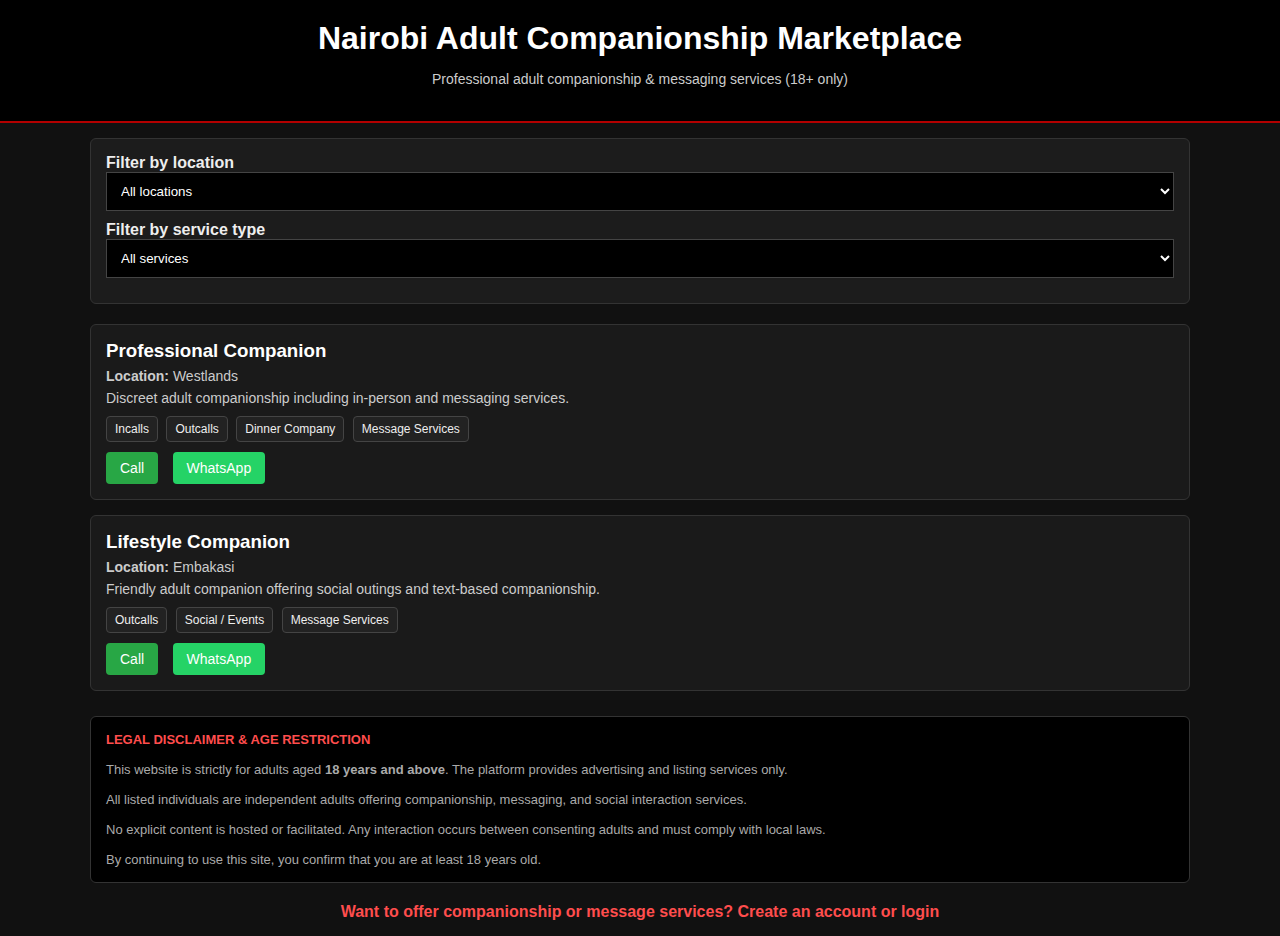
<file: index.html>
<!DOCTYPE html>
<html lang="en">
<head>
  <meta charset="UTF-8">
  <title>Nairobi Adult Companionship Marketplace</title>
  <meta name="viewport" content="width=device-width, initial-scale=1">

  <style>
    body {
      font-family: Arial, sans-serif;
      background: #111;
      color: #eee;
      margin: 0;
    }
    header {
      background: #000;
      padding: 20px;
      text-align: center;
      border-bottom: 2px solid #b30000;
    }
    header h1 {
      margin: 0;
      color: #fff;
    }
    header p {
      color: #ccc;
      font-size: 14px;
    }
    .container {
      max-width: 1100px;
      margin: auto;
      padding: 15px;
    }
    .filter-box {
      background: #1c1c1c;
      padding: 15px;
      border-radius: 6px;
      margin-bottom: 20px;
      border: 1px solid #333;
    }
    select {
      width: 100%;
      padding: 10px;
      background: #000;
      color: #fff;
      border: 1px solid #444;
      margin-bottom: 10px;
    }
    .provider {
      background: #1a1a1a;
      padding: 15px;
      border-radius: 6px;
      margin-bottom: 15px;
      border: 1px solid #333;
    }
    .provider h3 {
      margin: 0;
      color: #fff;
    }
    .provider p {
      font-size: 14px;
      color: #ccc;
      margin: 6px 0;
    }
    .tags span {
      display: inline-block;
      background: #222;
      border: 1px solid #444;
      padding: 5px 8px;
      margin: 4px 4px 0 0;
      font-size: 12px;
      border-radius: 4px;
    }
    .actions a {
      display: inline-block;
      margin-right: 10px;
      margin-top: 10px;
      padding: 8px 14px;
      text-decoration: none;
      color: #fff;
      border-radius: 4px;
      font-size: 14px;
    }
    .call { background: #28a745; }
    .whatsapp { background: #25D366; }
    .footer {
      background: #000;
      padding: 15px;
      border-radius: 6px;
      font-size: 13px;
      color: #aaa;
      margin-top: 25px;
      border: 1px solid #333;
    }
    .cta {
      display: block;
      text-align: center;
      margin-top: 20px;
      font-weight: bold;
      color: #ff4d4d;
      text-decoration: none;
    }
  </style>
</head>

<body>

<header>
  <h1>Nairobi Adult Companionship Marketplace</h1>
  <p>Professional adult companionship & messaging services (18+ only)</p>
</header>

<div class="container">

  <!-- FILTERS -->
  <div class="filter-box">
    <b>Filter by location</b>
    <select id="locationFilter" onchange="filterProviders()">
      <option value="">All locations</option>
      <option value="CBD">CBD</option>
      <option value="Westlands">Westlands</option>
      <option value="Embakasi">Embakasi</option>
      <option value="Kasarani">Kasarani</option>
      <option value="Other">Other</option>
    </select>

    <b>Filter by service type</b>
    <select id="serviceFilter" onchange="filterProviders()">
      <option value="">All services</option>
      <option value="incall">Incalls</option>
      <option value="outcall">Outcalls</option>
      <option value="dinner">Dinner Company</option>
      <option value="events">Social / Events</option>
      <option value="message">Message Services</option>
    </select>
  </div>

  <!-- PROVIDERS -->
  <div id="providers">

    <div class="provider" data-location="Westlands" data-services="incall outcall dinner message">
      <h3>Professional Companion</h3>
      <p><b>Location:</b> Westlands</p>
      <p>Discreet adult companionship including in-person and messaging services.</p>

      <div class="tags">
        <span>Incalls</span>
        <span>Outcalls</span>
        <span>Dinner Company</span>
        <span>Message Services</span>
      </div>

      <div class="actions">
        <a href="tel:+254705283274" class="call">Call</a>
        <a href="https://wa.me/254705283274" class="whatsapp">WhatsApp</a>
      </div>
    </div>

    <div class="provider" data-location="Embakasi" data-services="outcall events message">
      <h3>Lifestyle Companion</h3>
      <p><b>Location:</b> Embakasi</p>
      <p>Friendly adult companion offering social outings and text-based companionship.</p>

      <div class="tags">
        <span>Outcalls</span>
        <span>Social / Events</span>
        <span>Message Services</span>
      </div>

      <div class="actions">
        <a href="tel:+254705283274" class="call">Call</a>
        <a href="https://wa.me/254705283274" class="whatsapp">WhatsApp</a>
      </div>
    </div>

  </div>

  <!-- DISCLAIMER -->
  <div class="footer">
    <b style="color:#ff4d4d;">LEGAL DISCLAIMER & AGE RESTRICTION</b><br><br>

    This website is strictly for adults aged <b>18 years and above</b>.
    The platform provides advertising and listing services only.

    <br><br>
    All listed individuals are independent adults offering companionship,
    messaging, and social interaction services.

    <br><br>
    No explicit content is hosted or facilitated.
    Any interaction occurs between consenting adults and must comply with local laws.

    <br><br>
    By continuing to use this site, you confirm that you are at least 18 years old.
  </div>

  <!-- PROVIDER CTA -->
  <a class="cta" href="provider.html">
    Want to offer companionship or message services? Create an account or login
  </a>

</div>

<script>
  function filterProviders() {
    const location = document.getElementById("locationFilter").value;
    const service = document.getElementById("serviceFilter").value;
    const providers = document.querySelectorAll(".provider");

    providers.forEach(p => {
      const matchLocation = !location || p.dataset.location === location;
      const matchService = !service || p.dataset.services.includes(service);
      p.style.display = (matchLocation && matchService) ? "block" : "none";
    });
  }
</script>

</body>
</html>
</file>
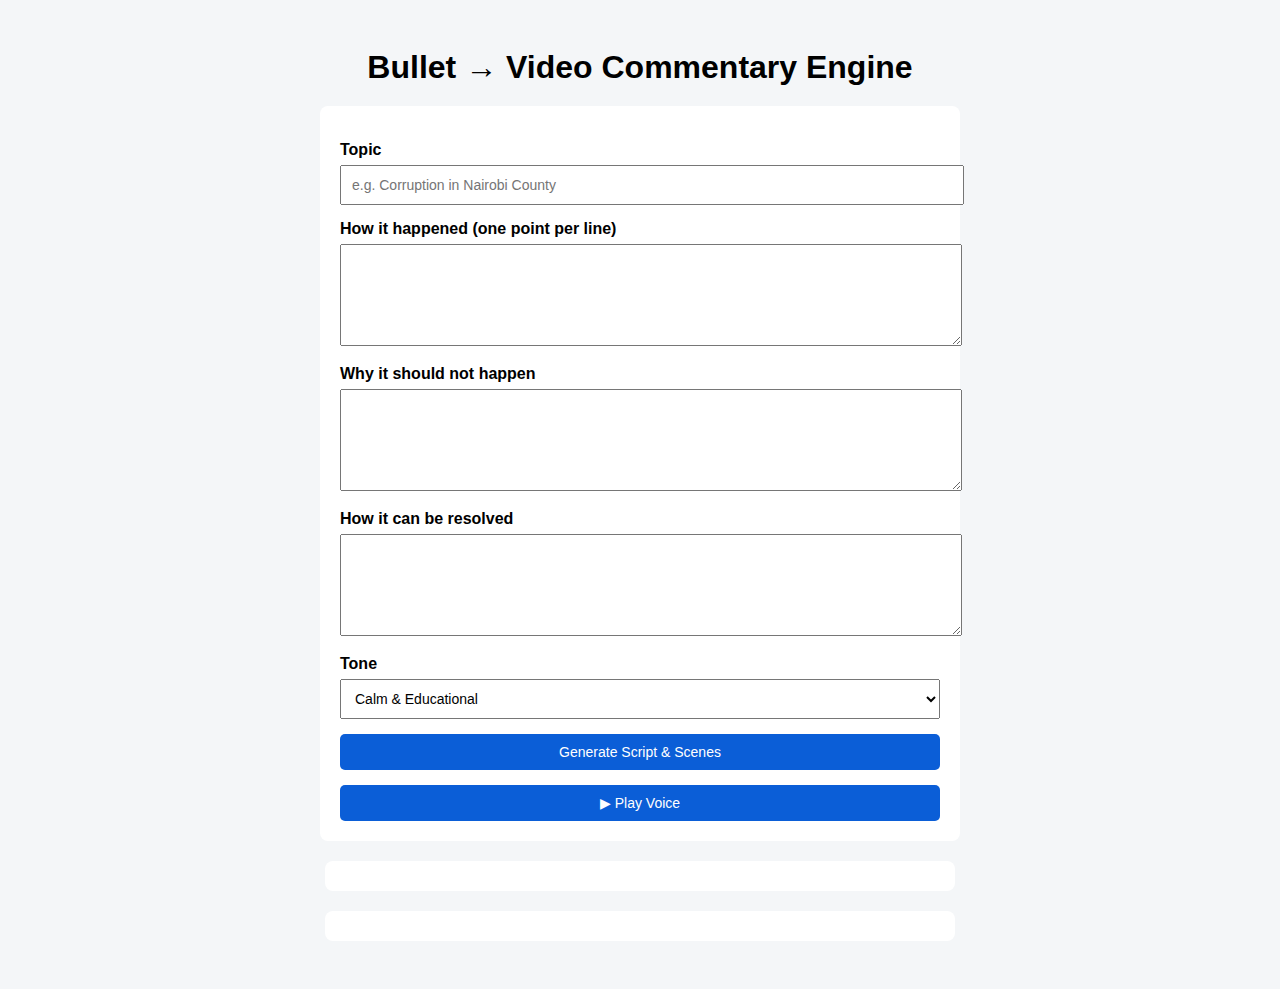
<file: bullet-to-video.html>
<!DOCTYPE html>
<html lang="en">
<head>
  <meta charset="UTF-8">
  <title>Bullet → Video Commentary Engine</title>
  <meta name="viewport" content="width=device-width, initial-scale=1.0">

  <style>
    body {
      font-family: Arial, sans-serif;
      background: #f4f6f8;
      padding: 20px;
    }

    h1 {
      text-align: center;
      margin-bottom: 20px;
    }

    form {
      background: #ffffff;
      padding: 20px;
      border-radius: 8px;
      max-width: 600px;
      margin: auto;
    }

    label {
      font-weight: bold;
      display: block;
      margin-top: 15px;
    }

    input, textarea, select, button {
      width: 100%;
      margin-top: 6px;
      padding: 10px;
      font-size: 14px;
    }

    textarea {
      min-height: 80px;
    }

    button {
      margin-top: 15px;
      background: #0b5ed7;
      color: #fff;
      border: none;
      border-radius: 5px;
      cursor: pointer;
    }

    button:hover {
      background: #084298;
    }

    #scriptPreview, #scenePreview {
      background: #ffffff;
      padding: 15px;
      margin: 20px auto;
      max-width: 600px;
      border-radius: 8px;
      white-space: pre-wrap;
    }

    .scene {
      border-left: 4px solid #0b5ed7;
      padding: 10px;
      margin-bottom: 10px;
      background: #f9f9f9;
    }
  </style>
</head>

<body>

<h1>Bullet → Video Commentary Engine</h1>

<form id="commentaryForm">

  <label>Topic</label>
  <input type="text" id="topic" required placeholder="e.g. Corruption in Nairobi County">

  <label>How it happened (one point per line)</label>
  <textarea id="happened"></textarea>

  <label>Why it should not happen</label>
  <textarea id="why"></textarea>

  <label>How it can be resolved</label>
  <textarea id="resolve"></textarea>

  <label>Tone</label>
  <select id="tone">
    <option>Calm & Educational</option>
    <option>Strong Commentary</option>
    <option>Emotional</option>
    <option>Motivational</option>
  </select>

  <button type="submit">Generate Script & Scenes</button>
  <button type="button" onclick="playVoice()">▶ Play Voice</button>

</form>

<div id="scriptPreview"></div>
<div id="scenePreview"></div>

<script>
document.getElementById("commentaryForm").addEventListener("submit", function(e) {
  e.preventDefault();

  const topic = topicInput().value;
  const happened = splitLines("happened");
  const why = splitLines("why");
  const resolve = splitLines("resolve");
  const tone = document.getElementById("tone").value;

  let script = "";

  script += `Today we need to talk about ${topic}.\n\n`;

  if (happened.length) {
    script += "Here is how it happened:\n";
    happened.forEach(p => script += `- ${p}\n`);
    script += "\n";
  }

  if (why.length) {
    script += "This should not be happening because:\n";
    why.forEach(p => script += `- ${p}\n`);
    script += "\n";
  }

  if (resolve.length) {
    script += "Here is how we can fix this:\n";
    resolve.forEach(p => script += `- ${p}\n`);
    script += "\n";
  }

  script += `This message is delivered in a ${tone.toLowerCase()} tone.`;

  const spoken = makeSpoken(script, tone);

  document.getElementById("scriptPreview").innerText = spoken;
  generateScenes(script);
});

function topicInput() {
  return document.getElementById("topic");
}

function splitLines(id) {
  return document.getElementById(id).value.split("\n").filter(Boolean);
}

function generateScenes(script) {
  const parts = script.split("\n");
  const container = document.getElementById("scenePreview");

  container.innerHTML = "<h3>Generated Video Scenes</h3>";

  parts.forEach((text, i) => {
    if (text.trim()) {
      const div = document.createElement("div");
      div.className = "scene";
      div.innerHTML = `<strong>Scene ${i + 1}</strong><br>${text}`;
      container.appendChild(div);
    }
  });
}

function makeSpoken(text, tone) {
  let spoken = text.replace(/-/g, "").replace(/\n/g, " ");

  if (tone.includes("Emotional")) {
    spoken = "Listen carefully. " + spoken;
  }
  if (tone.includes("Strong")) {
    spoken = "Let me be very clear. " + spoken;
  }

  return spoken;
}

function playVoice() {
  const text = document.getElementById("scriptPreview").innerText;
  if (!text) {
    alert("Generate the script first");
    return;
  }

  const utterance = new SpeechSynthesisUtterance(text);
  utterance.rate = 0.95;
  utterance.pitch = 1.1;

  speechSynthesis.cancel();
  speechSynthesis.speak(utterance);
}
</script>

</body>
</html>
</file>
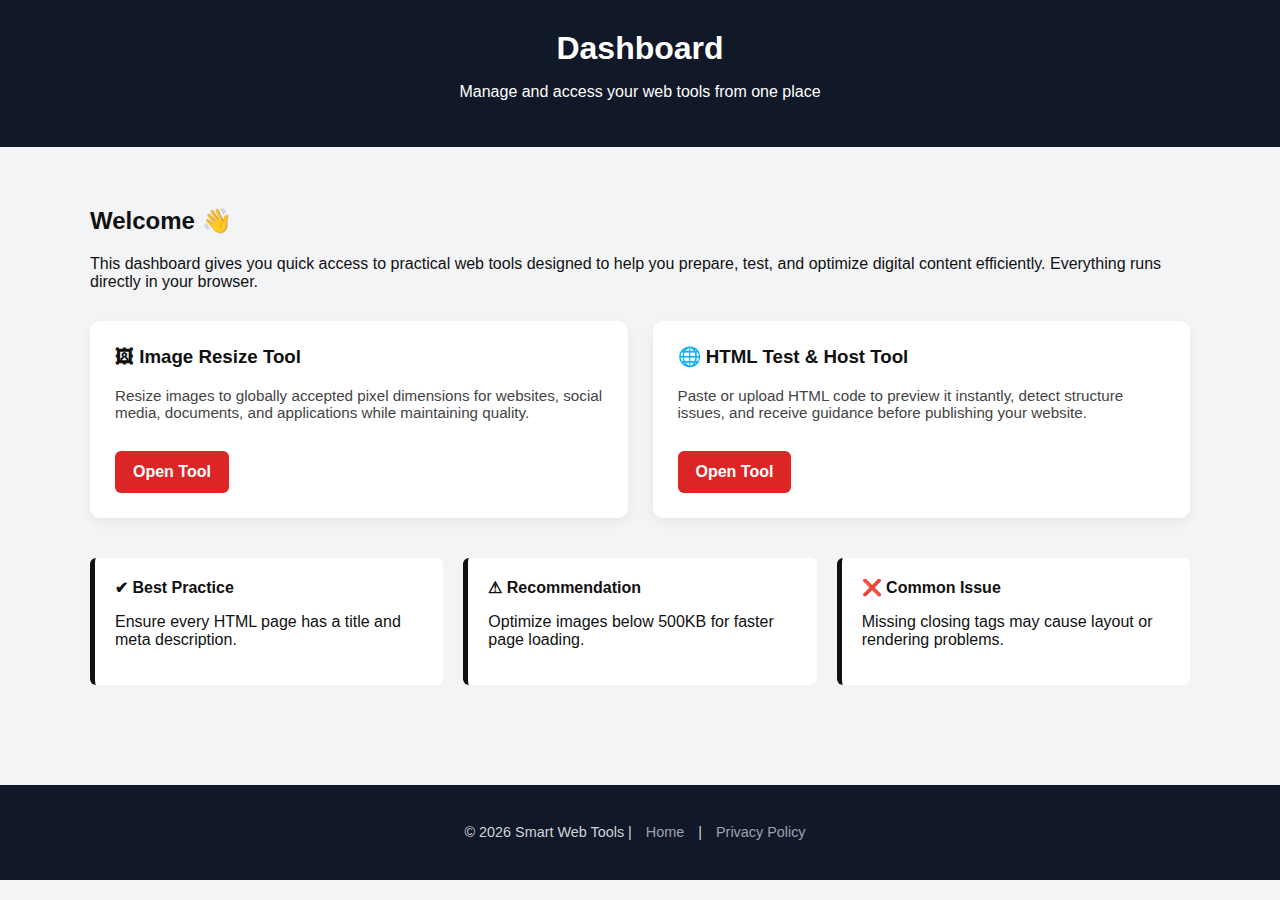
<file: dashboard.html>
<!DOCTYPE html>
<html lang="en">
<head>
  <meta charset="UTF-8">
  <title>Dashboard | Smart Web Tools</title>
  <meta name="viewport" content="width=device-width, initial-scale=1.0">
  <meta name="description" content="Dashboard for accessing image resize and HTML testing tools. Simple, fast, browser-based utilities.">

  <style>
    body {
      margin: 0;
      font-family: Arial, Helvetica, sans-serif;
      background: #f3f4f6;
      color: #111;
    }

    header {
      background: #111827;
      color: #fff;
      padding: 30px 20px;
      text-align: center;
    }

    header h1 {
      margin: 0;
    }

    .container {
      max-width: 1100px;
      margin: auto;
      padding: 40px 20px;
    }

    .welcome {
      margin-bottom: 30px;
    }

    .cards {
      display: grid;
      grid-template-columns: repeat(auto-fit, minmax(260px, 1fr));
      gap: 25px;
    }

    .card {
      background: #fff;
      padding: 25px;
      border-radius: 10px;
      box-shadow: 0 4px 12px rgba(0,0,0,0.06);
    }

    .card h3 {
      margin-top: 0;
    }

    .card p {
      font-size: 0.95rem;
      color: #444;
    }

    .card a {
      display: inline-block;
      margin-top: 15px;
      padding: 12px 18px;
      background: #dc2626;
      color: #fff;
      text-decoration: none;
      border-radius: 6px;
      font-weight: bold;
    }

    .status {
      margin-top: 40px;
      display: grid;
      grid-template-columns: repeat(auto-fit, minmax(260px, 1fr));
      gap: 20px;
    }

    .status div {
      background: #fff;
      padding: 20px;
      border-left: 5px solid;
      border-radius: 6px;
    }

    .ok { border-color: #16a34a; }
    .warn { border-color: #f59e0b; }
    .error { border-color: #dc2626; }

    footer {
      margin-top: 60px;
      background: #111827;
      color: #d1d5db;
      text-align: center;
      padding: 25px 15px;
      font-size: 0.9rem;
    }

    footer a {
      color: #9ca3af;
      text-decoration: none;
      margin: 0 10px;
    }
  </style>
</head>

<body>

<header>
  <h1>Dashboard</h1>
  <p>Manage and access your web tools from one place</p>
</header>

<div class="container">

  <div class="welcome">
    <h2>Welcome 👋</h2>
    <p>
      This dashboard gives you quick access to practical web tools designed to
      help you prepare, test, and optimize digital content efficiently.
      Everything runs directly in your browser.
    </p>
  </div>

  <!-- TOOLS -->
  <div class="cards">

    <div class="card">
      <h3>🖼 Image Resize Tool</h3>
      <p>
        Resize images to globally accepted pixel dimensions for websites,
        social media, documents, and applications while maintaining quality.
      </p>
      <a href="resize.html">Open Tool</a>
    </div>

    <div class="card">
      <h3>🌐 HTML Test & Host Tool</h3>
      <p>
        Paste or upload HTML code to preview it instantly, detect structure
        issues, and receive guidance before publishing your website.
      </p>
      <a href="provider.html">Open Tool</a>
    </div>

  </div>

  <!-- STATUS / RECOMMENDATIONS -->
  <div class="status">

    <div class="ok">
      <strong>✔ Best Practice</strong>
      <p>Ensure every HTML page has a title and meta description.</p>
    </div>

    <div class="warn">
      <strong>⚠ Recommendation</strong>
      <p>Optimize images below 500KB for faster page loading.</p>
    </div>

    <div class="error">
      <strong>❌ Common Issue</strong>
      <p>Missing closing tags may cause layout or rendering problems.</p>
    </div>

  </div>

</div>

<footer>
  <p>
    © 2026 Smart Web Tools |
    <a href="index.html">Home</a> |
    <a href="privacy.html">Privacy Policy</a>
  </p>
</footer>

</body>
</html>
</file>
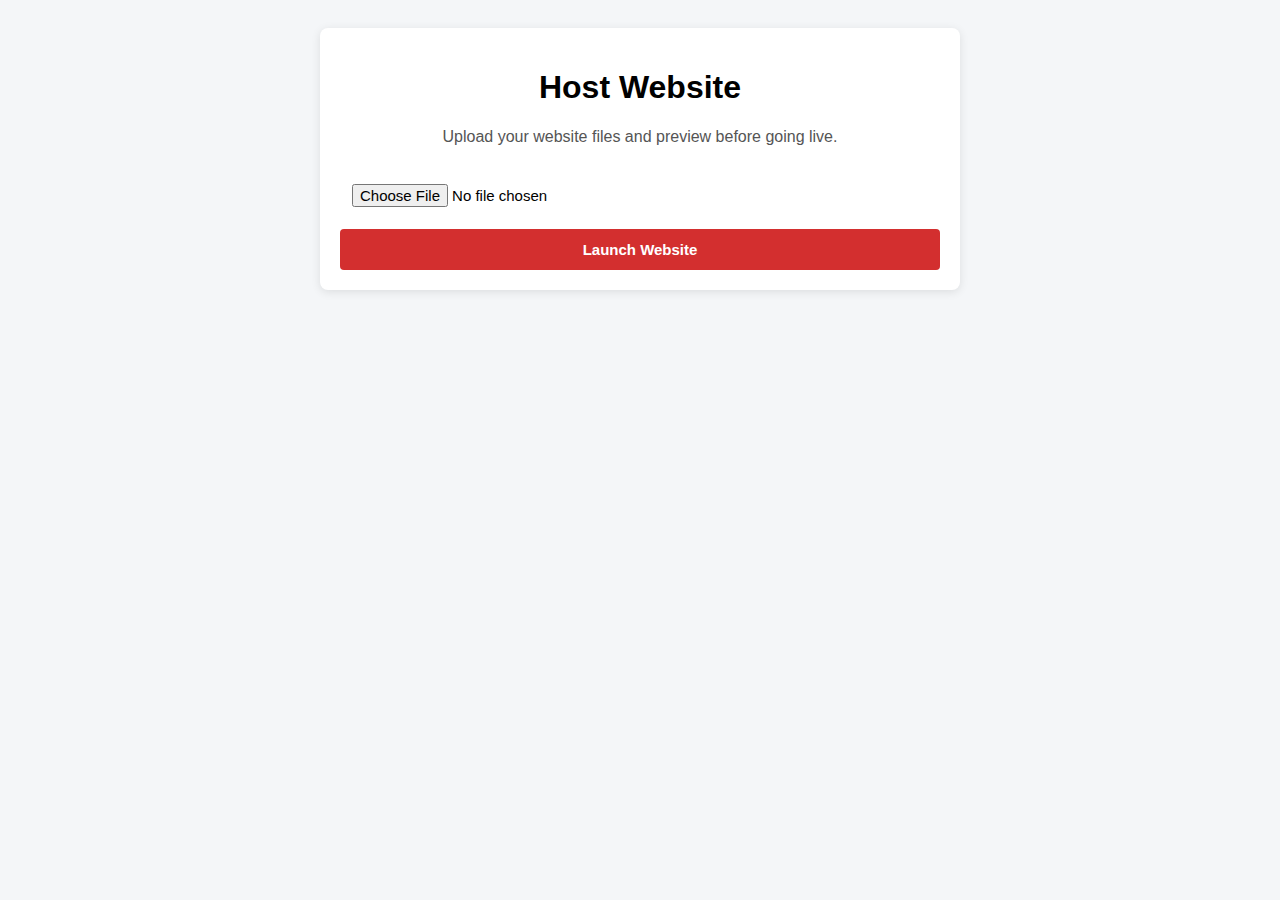
<file: host.html>
<!DOCTYPE html>
<html lang="en">
<head>
  <meta charset="UTF-8">
  <title>Host Website</title>
  <meta name="viewport" content="width=device-width, initial-scale=1.0">

  <style>
    body {
      font-family: Arial, sans-serif;
      background: #f4f6f8;
      padding: 20px;
    }

    .container {
      max-width: 600px;
      background: white;
      margin: auto;
      padding: 20px;
      border-radius: 8px;
      box-shadow: 0 2px 10px rgba(0,0,0,0.1);
    }

    h1 {
      text-align: center;
    }

    p {
      text-align: center;
      color: #555;
    }

    input, button {
      width: 100%;
      padding: 12px;
      margin-top: 10px;
      font-size: 15px;
    }

    button {
      background: #d32f2f;
      color: white;
      border: none;
      border-radius: 4px;
      font-weight: bold;
      cursor: pointer;
    }

    button:hover {
      background: #b71c1c;
    }

    .status {
      margin-top: 15px;
      font-size: 14px;
      padding: 10px;
      border-radius: 4px;
      display: none;
    }

    .success {
      background: #e8f5e9;
      color: #2e7d32;
    }

    iframe {
      width: 100%;
      height: 300px;
      margin-top: 15px;
      border: 1px solid #ccc;
      display: none;
    }
  </style>
</head>

<body>

<div class="container">
  <h1>Host Website</h1>
  <p>Upload your website files and preview before going live.</p>

  <input type="file" id="siteFile" accept=".html,.zip">

  <button onclick="launchSite()">Launch Website</button>

  <div id="status" class="status"></div>

  <iframe id="preview"></iframe>
</div>

<script>
  function launchSite() {
    const fileInput = document.getElementById("siteFile");
    const status = document.getElementById("status");
    const preview = document.getElementById("preview");

    if (!fileInput.files.length) {
      alert("Please upload a website file");
      return;
    }

    const file = fileInput.files[0];

    if (!file.name.endsWith(".html")) {
      status.style.display = "block";
      status.className = "status success";
      status.innerHTML = "Website package received. Ready for deployment.";
      preview.style.display = "none";
      return;
    }

    const reader = new FileReader();
    reader.onload = () => {
      preview.srcdoc = reader.result;
      preview.style.display = "block";

      status.style.display = "block";
      status.className = "status success";
      status.innerHTML = "Website launched successfully. Ready for hosting.";
    };

    reader.readAsText(file);
  }
</script>

</body>
</html>
</file>
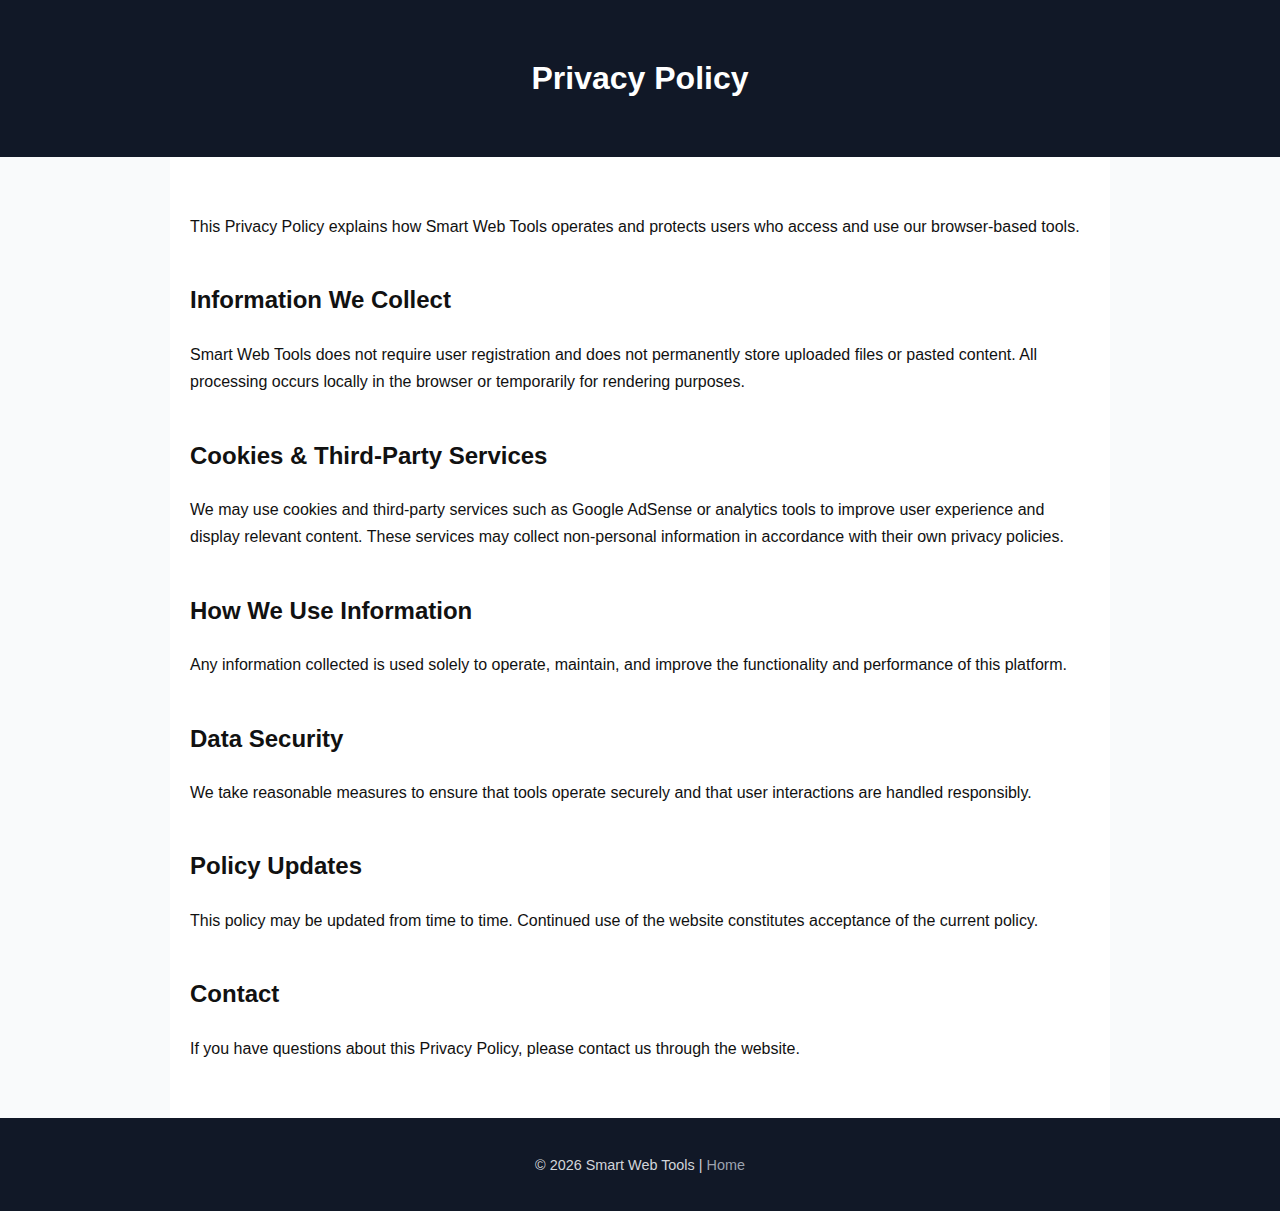
<file: privacy.html>
<!DOCTYPE html>
<html lang="en">
<head>
  <meta charset="UTF-8">
  <title>Privacy Policy | Smart Web Tools</title>
  <meta name="viewport" content="width=device-width, initial-scale=1.0">
  <meta name="description" content="Privacy Policy for Smart Web Tools">

  <style>
    body {
      font-family: Arial, Helvetica, sans-serif;
      margin: 0;
      background: #f9fafb;
      color: #111;
      line-height: 1.7;
    }

    header {
      background: #111827;
      color: #fff;
      padding: 30px 20px;
      text-align: center;
    }

    .content {
      max-width: 900px;
      margin: auto;
      padding: 40px 20px;
      background: #fff;
    }

    h2 {
      margin-top: 40px;
    }

    footer {
      text-align: center;
      padding: 20px;
      background: #111827;
      color: #d1d5db;
      font-size: 0.9rem;
    }

    footer a {
      color: #9ca3af;
      text-decoration: none;
    }
  </style>
</head>

<body>

<header>
  <h1>Privacy Policy</h1>
</header>

<div class="content">

  <p>
    This Privacy Policy explains how Smart Web Tools operates and protects users
    who access and use our browser-based tools.
  </p>

  <h2>Information We Collect</h2>
  <p>
    Smart Web Tools does not require user registration and does not permanently
    store uploaded files or pasted content. All processing occurs locally in
    the browser or temporarily for rendering purposes.
  </p>

  <h2>Cookies & Third-Party Services</h2>
  <p>
    We may use cookies and third-party services such as Google AdSense or
    analytics tools to improve user experience and display relevant content.
    These services may collect non-personal information in accordance with
    their own privacy policies.
  </p>

  <h2>How We Use Information</h2>
  <p>
    Any information collected is used solely to operate, maintain, and improve
    the functionality and performance of this platform.
  </p>

  <h2>Data Security</h2>
  <p>
    We take reasonable measures to ensure that tools operate securely and that
    user interactions are handled responsibly.
  </p>

  <h2>Policy Updates</h2>
  <p>
    This policy may be updated from time to time. Continued use of the website
    constitutes acceptance of the current policy.
  </p>

  <h2>Contact</h2>
  <p>
    If you have questions about this Privacy Policy, please contact us through
    the website.
  </p>

</div>

<footer>
  <p>
    © 2026 Smart Web Tools |
    <a href="index.html">Home</a>
  </p>
</footer>

</body>
</html>
</file>
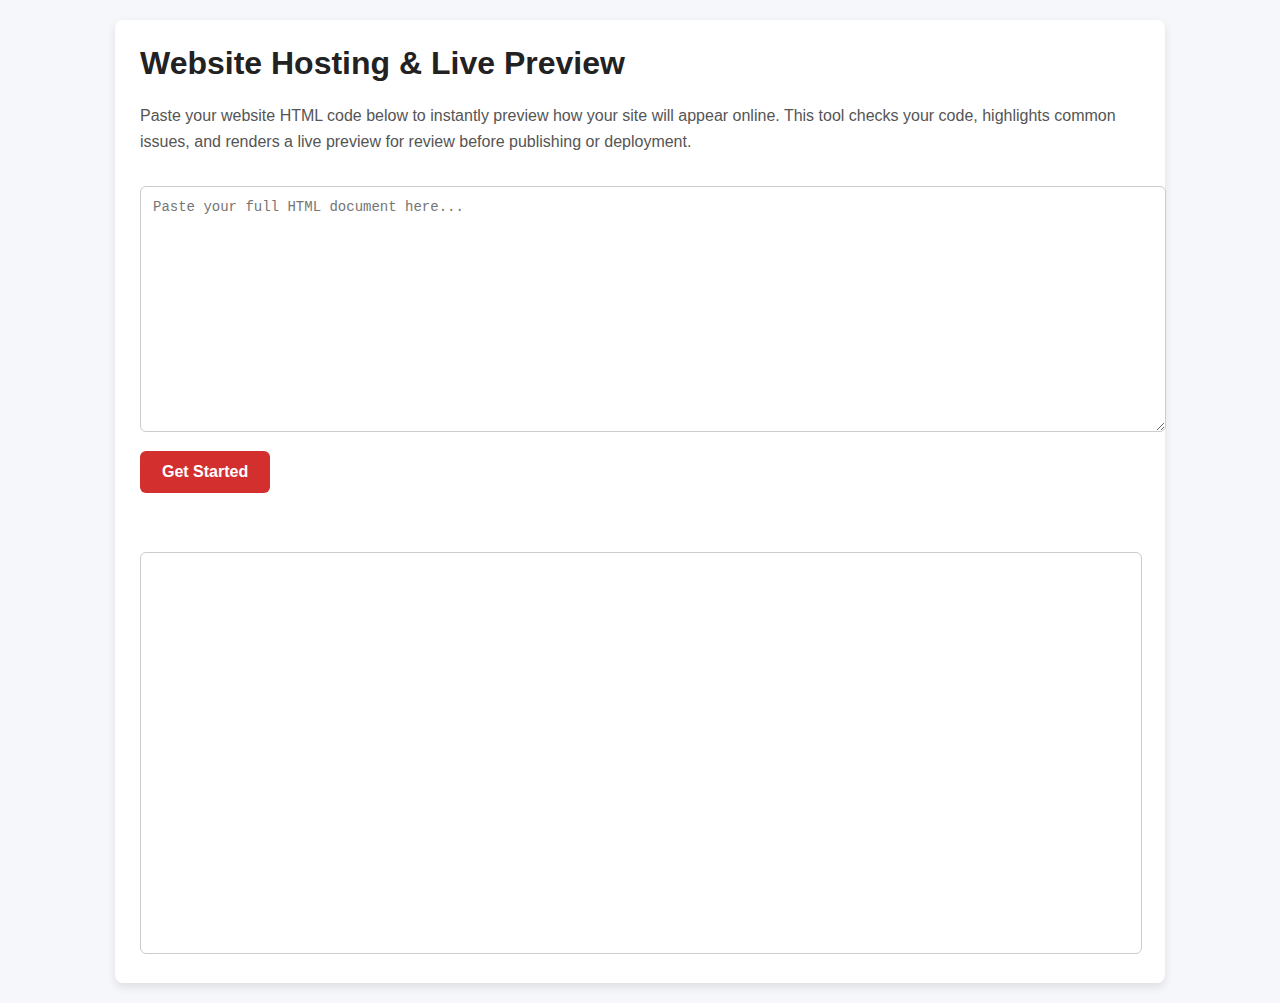
<file: provider.html>
<!DOCTYPE html>
<html lang="en">
<head>
  <meta charset="UTF-8" />
  <title>Website Hosting & Preview Tool</title>
  <meta name="viewport" content="width=device-width, initial-scale=1.0">

  <style>
    body {
      font-family: Arial, sans-serif;
      background: #f5f7fa;
      margin: 0;
      padding: 20px;
      color: #333;
    }

    .container {
      max-width: 1000px;
      margin: auto;
      background: #ffffff;
      padding: 25px;
      border-radius: 8px;
      box-shadow: 0 4px 10px rgba(0,0,0,0.1);
    }

    h1 {
      margin-top: 0;
      color: #222;
    }

    p.description {
      color: #555;
      line-height: 1.6;
    }

    textarea {
      width: 100%;
      min-height: 220px;
      padding: 12px;
      font-family: monospace;
      font-size: 14px;
      border: 1px solid #ccc;
      border-radius: 6px;
      margin-top: 15px;
    }

    button {
      margin-top: 15px;
      padding: 12px 22px;
      background: #d32f2f;
      color: #fff;
      border: none;
      border-radius: 6px;
      font-size: 16px;
      font-weight: bold;
      cursor: pointer;
    }

    button:hover {
      background: #b71c1c;
    }

    #feedback {
      margin-top: 15px;
      padding: 12px;
      border-radius: 6px;
      font-weight: bold;
    }

    .error {
      background: #ffebee;
      color: #c62828;
      border-left: 5px solid #c62828;
    }

    .warning {
      background: #fff8e1;
      color: #ef6c00;
      border-left: 5px solid #ef6c00;
    }

    .success {
      background: #e8f5e9;
      color: #2e7d32;
      border-left: 5px solid #2e7d32;
    }

    iframe {
      width: 100%;
      height: 400px;
      border: 1px solid #ccc;
      border-radius: 6px;
      margin-top: 20px;
      background: #fff;
    }

    .tips {
      margin-top: 10px;
      font-size: 14px;
      color: #444;
    }
  </style>
</head>

<body>
  <div class="container">
    <h1>Website Hosting & Live Preview</h1>

    <p class="description">
      Paste your website HTML code below to instantly preview how your site will appear online.
      This tool checks your code, highlights common issues, and renders a live preview for review
      before publishing or deployment.
    </p>

    <textarea id="htmlInput" placeholder="Paste your full HTML document here..."></textarea>

    <button onclick="validateAndRender()">Get Started</button>

    <div id="feedback"></div>

    <iframe id="preview"></iframe>
  </div>

  <script>
    function validateAndRender() {
      const input = document.getElementById("htmlInput").value.trim();
      const feedback = document.getElementById("feedback");
      const preview = document.getElementById("preview");

      feedback.className = "";
      feedback.innerHTML = "";
      preview.srcdoc = "";

      if (input.length === 0) {
        feedback.classList.add("error");
        feedback.innerHTML = "❌ No content detected. Please paste your HTML code.";
        return;
      }

      if (input.length < 50) {
        feedback.classList.add("error");
        feedback.innerHTML = "❌ HTML is too short to be a complete website.";
        return;
      }

      if (!input.toLowerCase().includes("<html")) {
        feedback.classList.add("error");
        feedback.innerHTML = "❌ Missing &lt;html&gt; tag. This does not appear to be a full HTML document.";
        return;
      }

      if (!input.toLowerCase().includes("<body")) {
        feedback.classList.add("warning");
        feedback.innerHTML = "⚠️ &lt;body&gt; tag not detected. The site may not render correctly.";
        preview.srcdoc = input;
        return;
      }

      feedback.classList.add("success");
      feedback.innerHTML = "✅ HTML validated successfully. Rendering live preview...";

      preview.srcdoc = input;
    }
  </script>
</body>
</html>
</file>
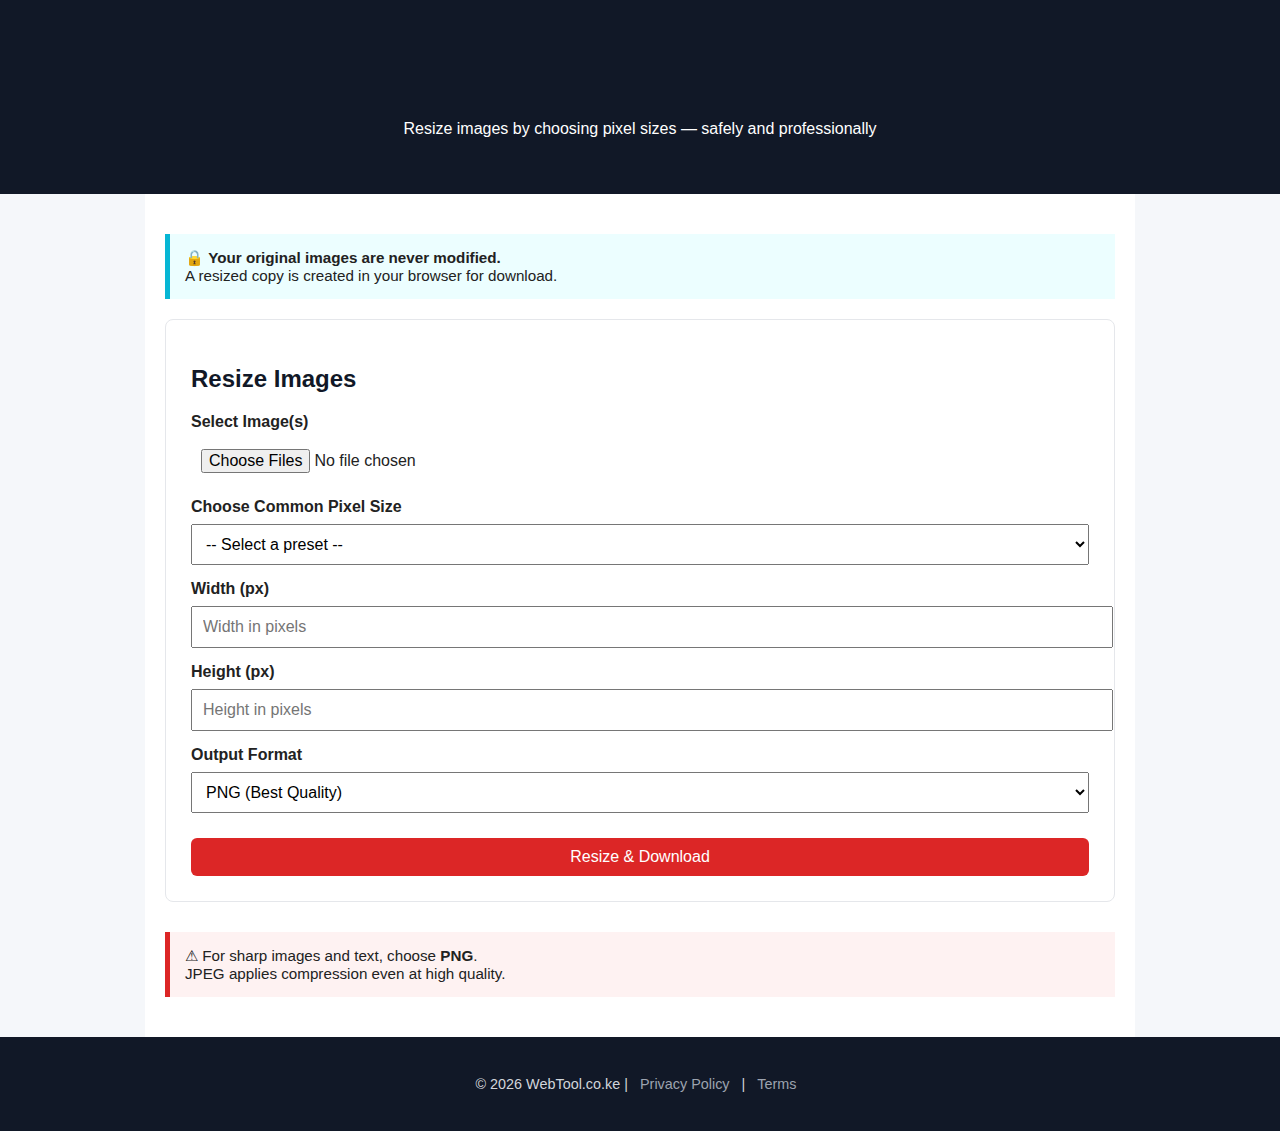
<file: resize.html>
<!DOCTYPE html>
<html lang="en">
<head>
  <meta charset="UTF-8">
  <title>Photo Resize Tool | WebTool.co.ke</title>
  <meta name="description" content="Resize single or multiple images by choosing pixel sizes. Original images are never modified.">
  <meta name="viewport" content="width=device-width, initial-scale=1.0">

  <style>
    body {
      margin: 0;
      font-family: Arial, Helvetica, sans-serif;
      background: #f5f7fa;
      color: #222;
    }

    header {
      background: #111827;
      color: #fff;
      padding: 40px 20px;
      text-align: center;
    }

    main {
      max-width: 950px;
      margin: auto;
      padding: 40px 20px;
      background: #ffffff;
    }

    h1, h2 {
      color: #111827;
    }

    .box {
      border: 1px solid #e5e7eb;
      padding: 25px;
      border-radius: 8px;
      margin-bottom: 30px;
    }

    label {
      display: block;
      margin-top: 15px;
      font-weight: bold;
    }

    input, select, button {
      margin-top: 8px;
      padding: 10px;
      width: 100%;
      font-size: 1rem;
    }

    button {
      background: #dc2626;
      color: #fff;
      border: none;
      border-radius: 6px;
      cursor: pointer;
      margin-top: 25px;
    }

    button:hover {
      opacity: 0.9;
    }

    .info {
      background: #ecfeff;
      border-left: 5px solid #06b6d4;
      padding: 15px;
      margin-bottom: 20px;
      font-size: 0.95rem;
    }

    .warning {
      background: #fef2f2;
      border-left: 5px solid #dc2626;
      padding: 15px;
      font-size: 0.95rem;
      margin-top: 20px;
    }

    .pixel-info {
      margin-top: 10px;
      font-size: 0.9rem;
      color: #374151;
    }

    footer {
      background: #111827;
      color: #d1d5db;
      text-align: center;
      padding: 25px 15px;
      font-size: 0.9rem;
    }

    footer a {
      color: #9ca3af;
      text-decoration: none;
      margin: 0 8px;
    }
  </style>
</head>

<body>

<header>
  <h1>Photo Resize Tool</h1>
  <p>Resize images by choosing pixel sizes — safely and professionally</p>
</header>

<main>

  <div class="info">
    🔒 <strong>Your original images are never modified.</strong><br>
    A resized copy is created in your browser for download.
  </div>

  <div class="box">
    <h2>Resize Images</h2>

    <label>Select Image(s)</label>
    <input type="file" id="imageInput" accept="image/*" multiple onchange="showOriginalSize()">

    <div id="originalSize" class="pixel-info"></div>

    <label>Choose Common Pixel Size</label>
    <select onchange="applyPreset(this.value)">
      <option value="">-- Select a preset --</option>
      <option value="1080x1080">Instagram Square (1080 × 1080)</option>
      <option value="1200x628">Facebook / Web Banner (1200 × 628)</option>
      <option value="800x800">Profile Image (800 × 800)</option>
      <option value="600x600">Thumbnail (600 × 600)</option>
      <option value="400x400">Small Icon (400 × 400)</option>
    </select>

    <label>Width (px)</label>
    <input type="number" id="width" placeholder="Width in pixels">

    <label>Height (px)</label>
    <input type="number" id="height" placeholder="Height in pixels">

    <label>Output Format</label>
    <select id="format">
      <option value="image/png">PNG (Best Quality)</option>
      <option value="image/jpeg">JPEG (Smaller Size)</option>
    </select>

    <button onclick="resizeImages()">Resize & Download</button>
  </div>

  <div class="warning">
    ⚠ For sharp images and text, choose <strong>PNG</strong>.<br>
    JPEG applies compression even at high quality.
  </div>

</main>

<footer>
  <p>
    © 2026 WebTool.co.ke |
    <a href="privacy.html">Privacy Policy</a> |
    <a href="terms.html">Terms</a>
  </p>
</footer>

<script>
function applyPreset(value) {
  if (!value) return;
  const parts = value.split("x");
  document.getElementById("width").value = parts[0];
  document.getElementById("height").value = parts[1];
}

function showOriginalSize() {
  const file = document.getElementById("imageInput").files[0];
  if (!file) return;

  const img = new Image();
  const reader = new FileReader();

  reader.onload = function(e) {
    img.src = e.target.result;
  };

  img.onload = function() {
    document.getElementById("originalSize").innerText =
      "Original image size: " + img.width + " × " + img.height + " px";
  };

  reader.readAsDataURL(file);
}

function resizeImages() {
  const files = document.getElementById("imageInput").files;
  const width = document.getElementById("width").value;
  const height = document.getElementById("height").value;
  const format = document.getElementById("format").value;

  if (!files.length || !width || !height) {
    alert("Please select image(s) and choose pixel size.");
    return;
  }

  Array.from(files).forEach((file, index) => {
    const reader = new FileReader();
    const img = new Image();

    reader.onload = function(e) {
      img.src = e.target.result;
    };

    img.onload = function() {
      const canvas = document.createElement("canvas");
      canvas.width = width;
      canvas.height = height;

      const ctx = canvas.getContext("2d");
      ctx.imageSmoothingQuality = "high";
      ctx.drawImage(img, 0, 0, width, height);

      let dataURL =
        format === "image/jpeg"
          ? canvas.toDataURL(format, 1.0)
          : canvas.toDataURL(format);

      const link = document.createElement("a");
      link.href = dataURL;
      link.download = "resized-" + (index + 1);
      link.click();
    };

    reader.readAsDataURL(file);
  });
}
</script>

</body>
</html>
</file>
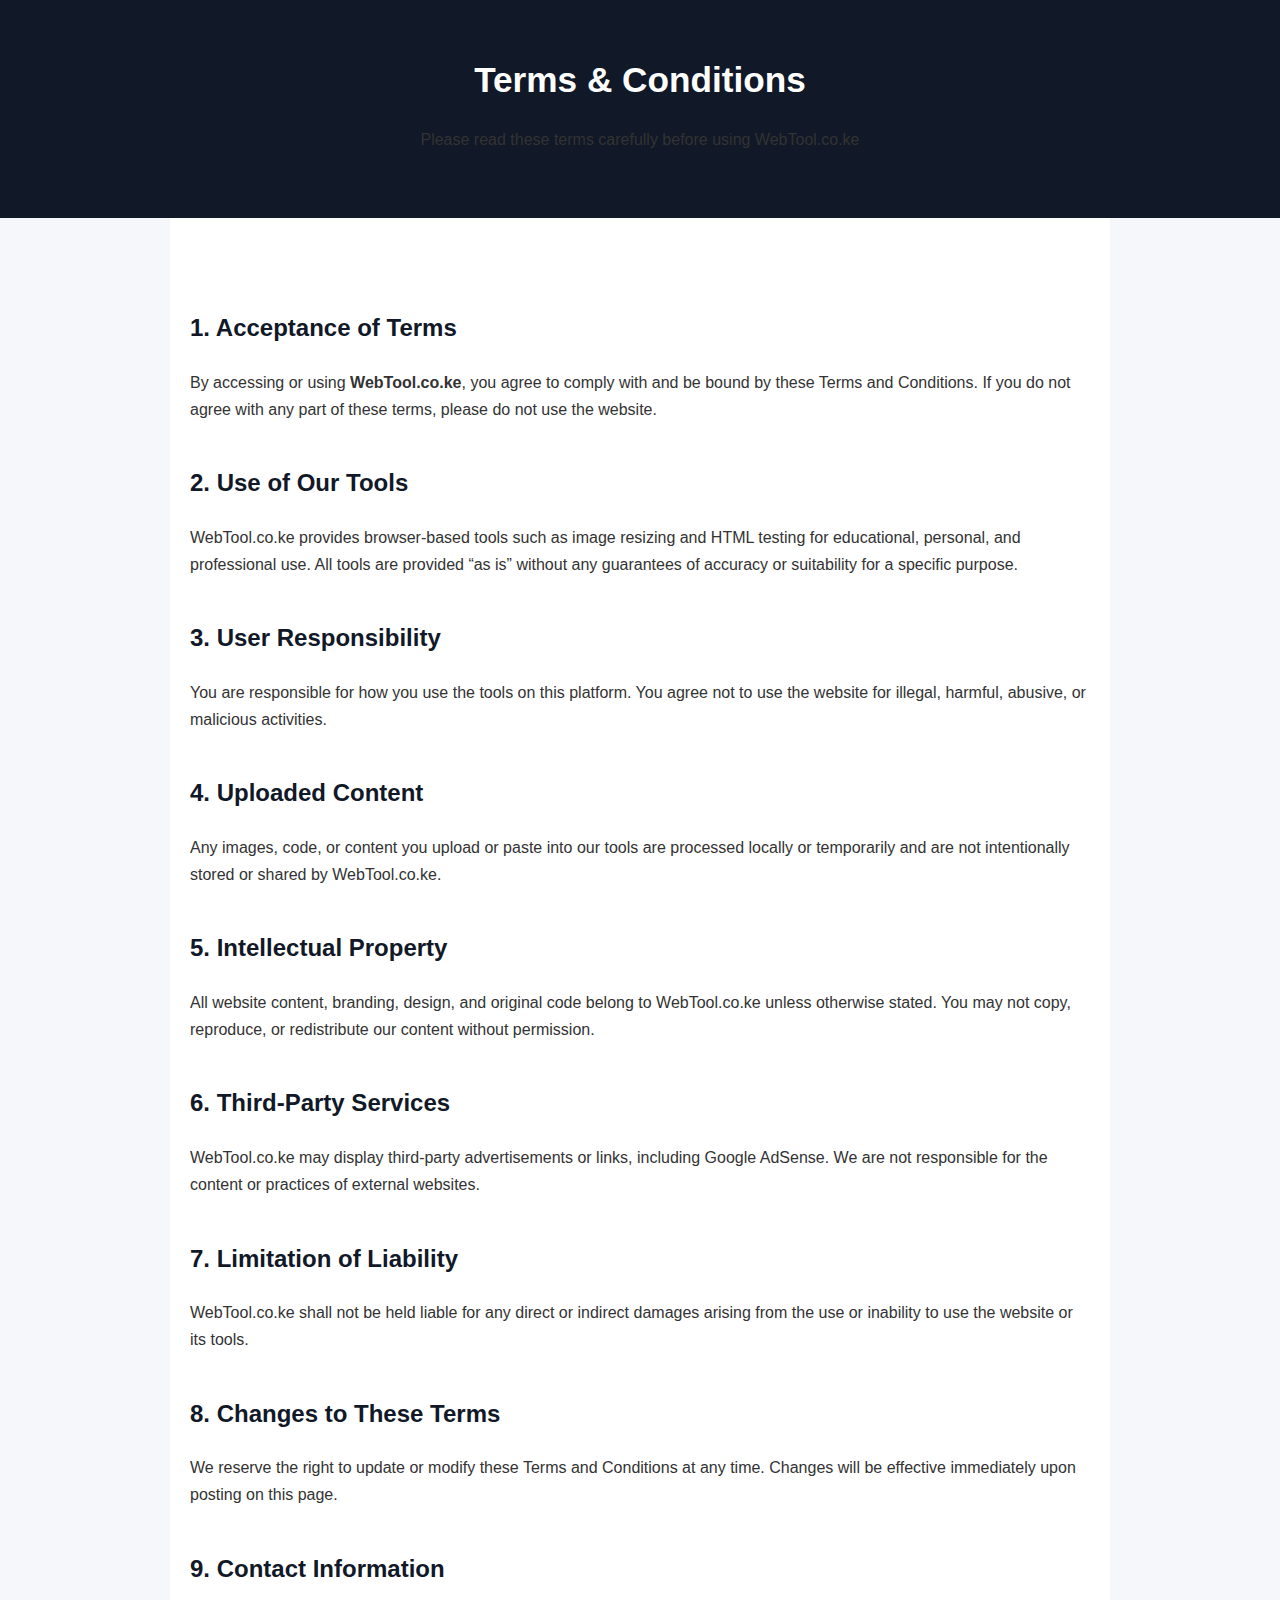
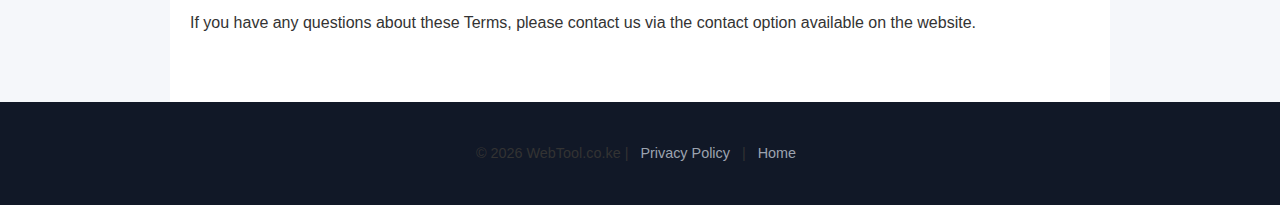
<file: Terms.html>
<!DOCTYPE html>
<html lang="en">
<head>
  <meta charset="UTF-8">
  <title>Terms & Conditions | WebTool.co.ke</title>
  <meta name="description" content="Terms and Conditions for using WebTool.co.ke online web tools platform.">
  <meta name="viewport" content="width=device-width, initial-scale=1.0">

  <style>
    body {
      margin: 0;
      font-family: Arial, Helvetica, sans-serif;
      background: #f5f7fa;
      color: #222;
      line-height: 1.7;
    }

    header {
      background: #111827;
      color: #fff;
      padding: 50px 20px;
      text-align: center;
    }

    header h1 {
      margin: 0;
      font-size: 2.2rem;
    }

    main {
      max-width: 900px;
      margin: auto;
      padding: 50px 20px;
      background: #ffffff;
    }

    h2 {
      color: #111827;
      margin-top: 40px;
    }

    p {
      margin-bottom: 15px;
      color: #333;
    }

    footer {
      background: #111827;
      color: #d1d5db;
      text-align: center;
      padding: 25px 15px;
      font-size: 0.9rem;
    }

    footer a {
      color: #9ca3af;
      text-decoration: none;
      margin: 0 8px;
    }
  </style>
</head>

<body>

<header>
  <h1>Terms & Conditions</h1>
  <p>Please read these terms carefully before using WebTool.co.ke</p>
</header>

<main>

  <h2>1. Acceptance of Terms</h2>
  <p>
    By accessing or using <strong>WebTool.co.ke</strong>, you agree to comply with and be bound by these
    Terms and Conditions. If you do not agree with any part of these terms, please do not use the website.
  </p>

  <h2>2. Use of Our Tools</h2>
  <p>
    WebTool.co.ke provides browser-based tools such as image resizing and HTML testing for educational,
    personal, and professional use. All tools are provided “as is” without any guarantees of accuracy or
    suitability for a specific purpose.
  </p>

  <h2>3. User Responsibility</h2>
  <p>
    You are responsible for how you use the tools on this platform. You agree not to use the website for
    illegal, harmful, abusive, or malicious activities.
  </p>

  <h2>4. Uploaded Content</h2>
  <p>
    Any images, code, or content you upload or paste into our tools are processed locally or temporarily
    and are not intentionally stored or shared by WebTool.co.ke.
  </p>

  <h2>5. Intellectual Property</h2>
  <p>
    All website content, branding, design, and original code belong to WebTool.co.ke unless otherwise stated.
    You may not copy, reproduce, or redistribute our content without permission.
  </p>

  <h2>6. Third-Party Services</h2>
  <p>
    WebTool.co.ke may display third-party advertisements or links, including Google AdSense.
    We are not responsible for the content or practices of external websites.
  </p>

  <h2>7. Limitation of Liability</h2>
  <p>
    WebTool.co.ke shall not be held liable for any direct or indirect damages arising from the use
    or inability to use the website or its tools.
  </p>

  <h2>8. Changes to These Terms</h2>
  <p>
    We reserve the right to update or modify these Terms and Conditions at any time.
    Changes will be effective immediately upon posting on this page.
  </p>

  <h2>9. Contact Information</h2>
  <p>
    If you have any questions about these Terms, please contact us via the contact option available on the website.
  </p>

</main>

<footer>
  <p>
    © 2026 WebTool.co.ke |
    <a href="privacy.html">Privacy Policy</a> |
    <a href="index.html">Home</a>
  </p>
</footer>

</body>
</html>
</file>
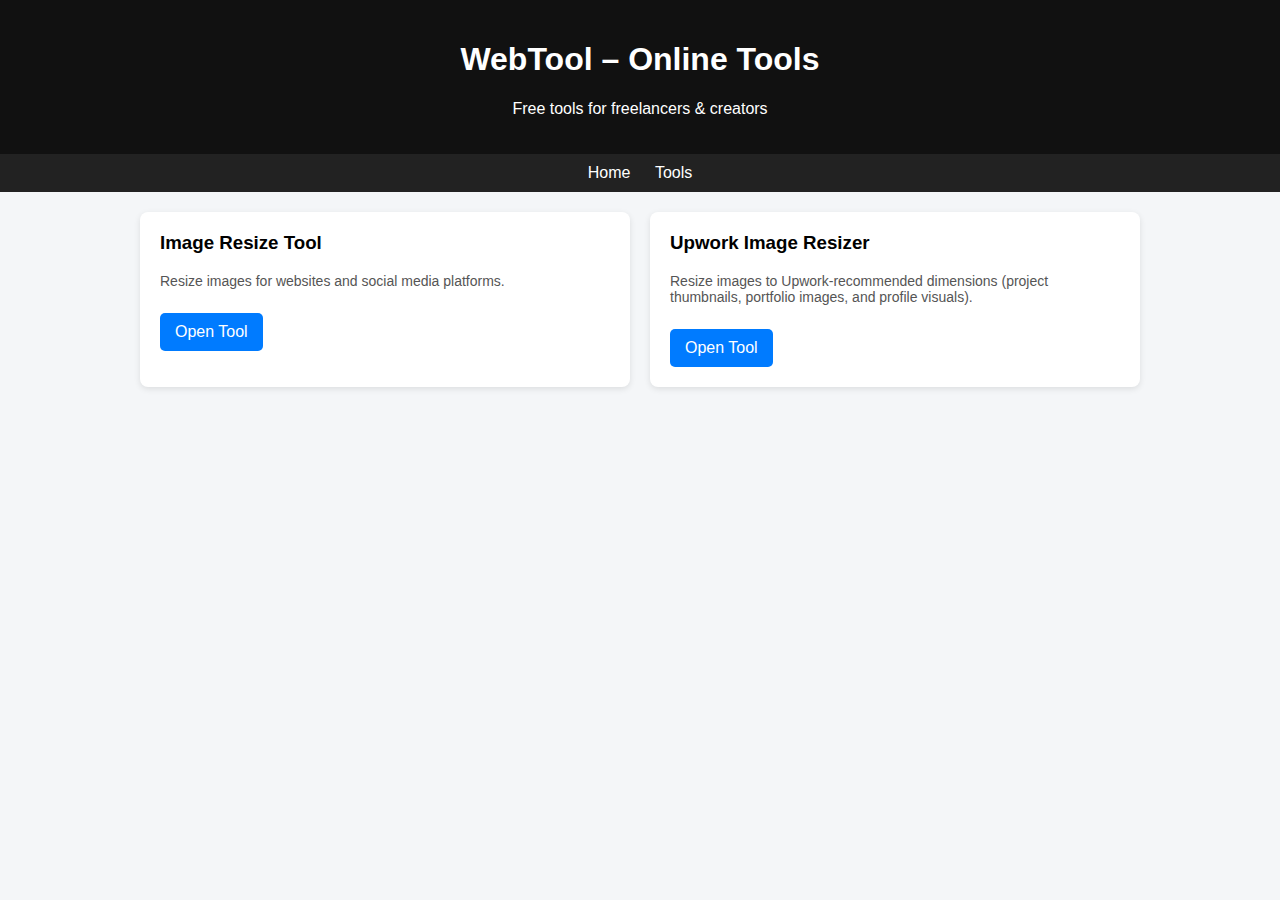
<file: tools.html>
<!DOCTYPE html>
<html lang="en">
<head>
<meta charset="UTF-8">
<title>WebTool – Tools</title>
<meta name="viewport" content="width=device-width, initial-scale=1.0">

<style>
body {
  font-family: Arial, sans-serif;
  margin: 0;
  background: #f4f6f8;
}

header {
  background: #111;
  color: #fff;
  padding: 20px;
  text-align: center;
}

nav {
  background: #222;
  padding: 10px;
  text-align: center;
}

nav a {
  color: #fff;
  margin: 0 10px;
  text-decoration: none;
}

.container {
  max-width: 1000px;
  margin: auto;
  padding: 20px;
}

.tool-list {
  display: grid;
  grid-template-columns: repeat(auto-fit, minmax(250px, 1fr));
  gap: 20px;
}

.tool-card {
  background: #fff;
  padding: 20px;
  border-radius: 8px;
  box-shadow: 0 2px 6px rgba(0,0,0,0.1);
}

.tool-card h3 {
  margin-top: 0;
}

.tool-card p {
  font-size: 14px;
  color: #555;
}

.tool-card a {
  display: inline-block;
  margin-top: 10px;
  padding: 10px 15px;
  background: #007bff;
  color: #fff;
  text-decoration: none;
  border-radius: 5px;
}
</style>
</head>

<body>

<header>
  <h1>WebTool – Online Tools</h1>
  <p>Free tools for freelancers & creators</p>
</header>

<nav>
  <a href="index.html">Home</a>
  <a href="tools.html">Tools</a>
</nav>

<div class="container">
  <div class="tool-list">

    <!-- Image Resizer -->
    <div class="tool-card">
      <h3>Image Resize Tool</h3>
      <p>Resize images for websites and social media platforms.</p>
      <a href="resize.html">Open Tool</a>
    </div>

    <!-- Upwork Image Resizer (comes AFTER resizer as requested) -->
    <div class="tool-card">
      <h3>Upwork Image Resizer</h3>
      <p>
        Resize images to Upwork-recommended dimensions
        (project thumbnails, portfolio images, and profile visuals).
      </p>
      <a href="upwork-image-resizer.html">Open Tool</a>
    </div>

  </div>
</div>

</body>
</html>
</file>
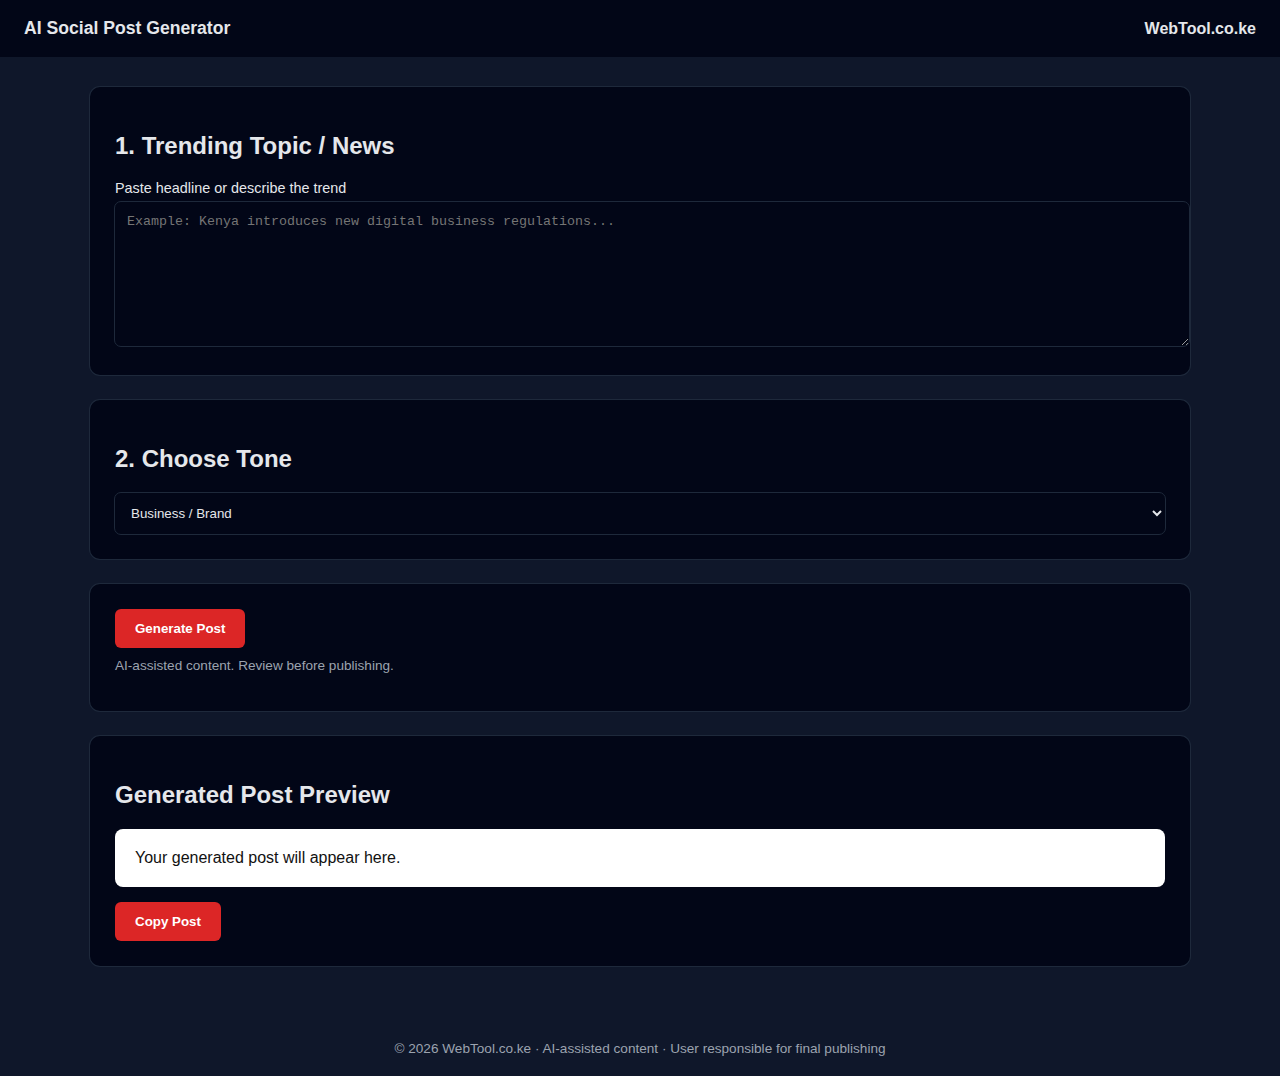
<file: tools/social-post-generator.html>
<!DOCTYPE html>
<html lang="en">
<head>
<meta charset="UTF-8">
<title>AI Social Post Generator | WebTool.co.ke</title>
<meta name="viewport" content="width=device-width, initial-scale=1.0">
<meta name="description" content="Generate humanized social media posts with smart hashtags based on trending topics. Designed for businesses, brands, and creators.">

<style>
body {
  margin: 0;
  font-family: Arial, Helvetica, sans-serif;
  background: #0f172a;
  color: #e5e7eb;
}

header {
  background: #020617;
  padding: 18px 24px;
  display: flex;
  justify-content: space-between;
  align-items: center;
}

header h1 {
  font-size: 1.1rem;
  margin: 0;
}

.container {
  max-width: 1100px;
  margin: auto;
  padding: 30px 20px;
}

.card {
  background: #020617;
  border-radius: 10px;
  padding: 25px;
  margin-bottom: 25px;
  box-shadow: 0 0 0 1px #1e293b;
}

label {
  font-size: 0.9rem;
  display: block;
  margin-bottom: 6px;
}

input, textarea, select {
  width: 100%;
  padding: 12px;
  border-radius: 6px;
  border: none;
  background: #020617;
  color: #e5e7eb;
  outline: 1px solid #1e293b;
}

textarea { min-height: 120px; }

button {
  background: #dc2626;
  color: #fff;
  padding: 12px 20px;
  border: none;
  border-radius: 6px;
  cursor: pointer;
  font-weight: bold;
}

button:hover { opacity: 0.9; }

.preview {
  background: #fff;
  color: #111;
  padding: 20px;
  border-radius: 8px;
}

.hashtags span {
  color: #2563eb;
  margin-right: 6px;
}

.notice {
  font-size: 0.85rem;
  margin-top: 10px;
  color: #9ca3af;
}

footer {
  text-align: center;
  padding: 20px;
  font-size: 0.85rem;
  color: #9ca3af;
}
</style>
</head>

<body>

<header>
  <h1>AI Social Post Generator</h1>
  <strong>WebTool.co.ke</strong>
</header>

<div class="container">

  <div class="card">
    <h2>1. Trending Topic / News</h2>
    <label>Paste headline or describe the trend</label>
    <textarea id="topic" placeholder="Example: Kenya introduces new digital business regulations..."></textarea>
  </div>

  <div class="card">
    <h2>2. Choose Tone</h2>
    <select id="tone">
      <option value="business">Business / Brand</option>
      <option value="friendly">Friendly / Social</option>
      <option value="professional">Professional / Informative</option>
    </select>
  </div>

  <div class="card">
    <button onclick="generatePost()">Generate Post</button>
    <p class="notice">AI-assisted content. Review before publishing.</p>
  </div>

  <div class="card">
    <h2>Generated Post Preview</h2>
    <div class="preview" id="preview">Your generated post will appear here.</div>
    <div class="hashtags" id="hashtags"></div>
    <button onclick="copyPost()" style="margin-top:15px;">Copy Post</button>
  </div>

</div>

<footer>
  © 2026 WebTool.co.ke · AI-assisted content · User responsible for final publishing
</footer>

<script>
function generatePost() {
  const topic = document.getElementById("topic").value.trim();
  const tone = document.getElementById("tone").value;

  if (!topic) {
    alert("Please enter a topic or trending news.");
    return;
  }

  let post = "";
  if (tone === "business") {
    post = `📢 Business Update:\n\n${topic}\n\nThis development presents new opportunities for growth and innovation. Staying informed helps businesses make smarter decisions.`;
  } else if (tone === "friendly") {
    post = `Hey everyone 👋\n\n${topic}\n\nWhat do you think about this? Let’s talk 👇`;
  } else {
    post = `🔍 Industry Insight:\n\n${topic}\n\nHere’s what this means and why it matters moving forward.`;
  }

  const tags = ["#Trending", "#Business", "#Updates", "#Digital", "#News"];

  document.getElementById("preview").innerText = post;
  document.getElementById("hashtags").innerHTML =
    tags.map(t => `<span>${t}</span>`).join("");
}

function copyPost() {
  const text = document.getElementById("preview").innerText + "\n\n" +
               document.getElementById("hashtags").innerText;
  navigator.clipboard.writeText(text);
  alert("Post copied successfully!");
}
</script>

</body>
</html>
</file>
